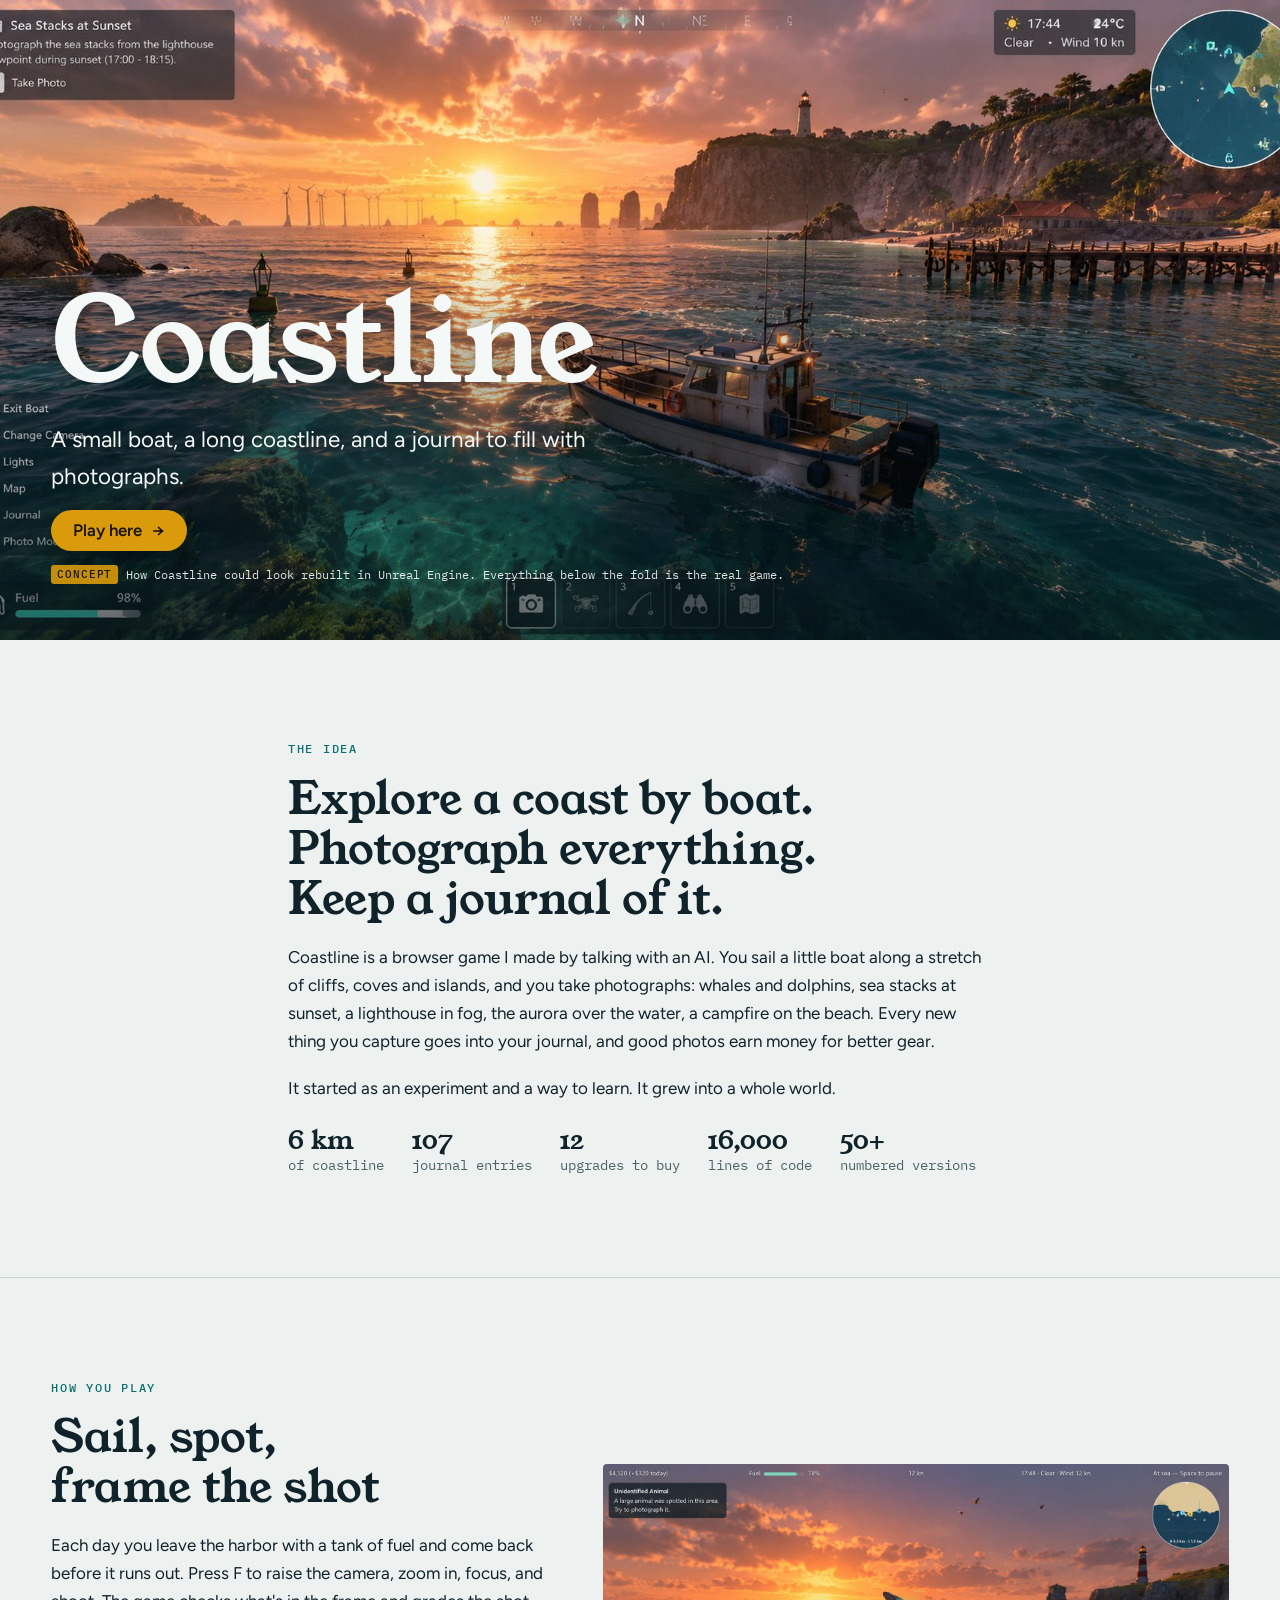
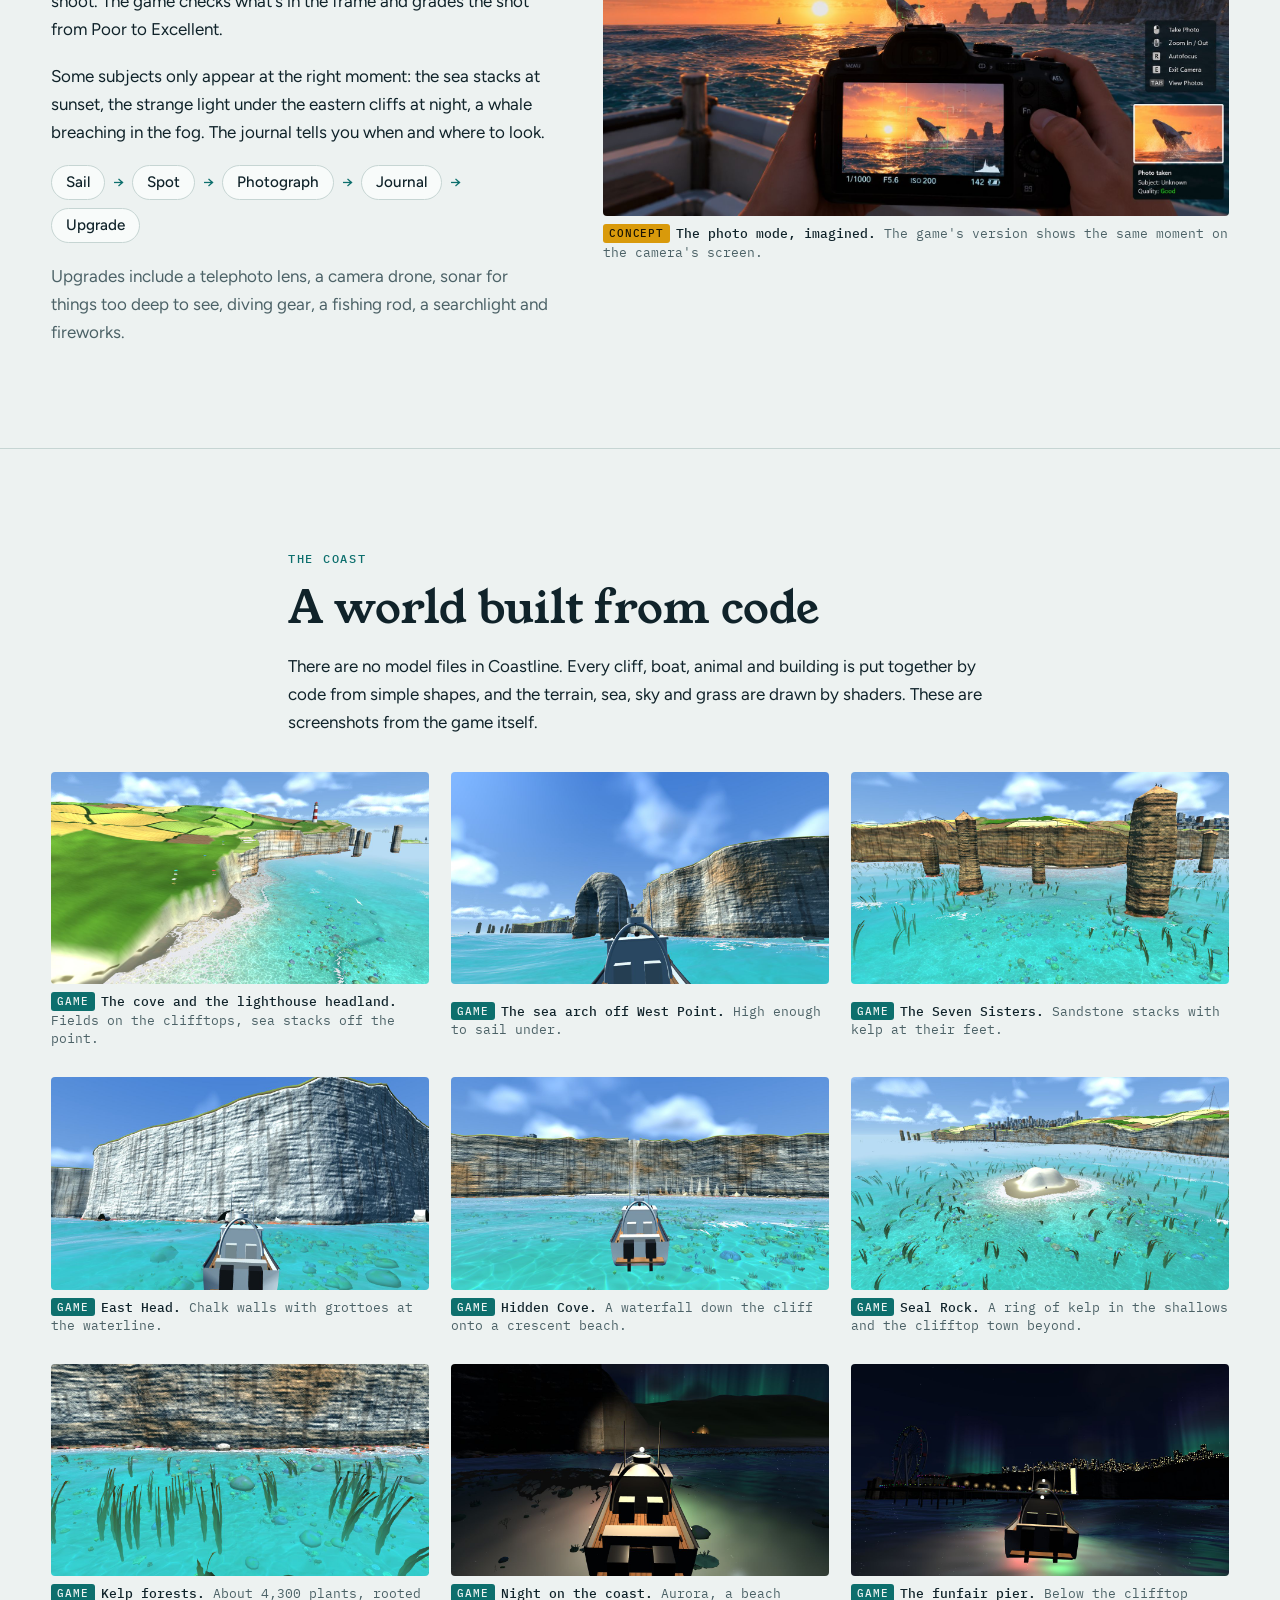
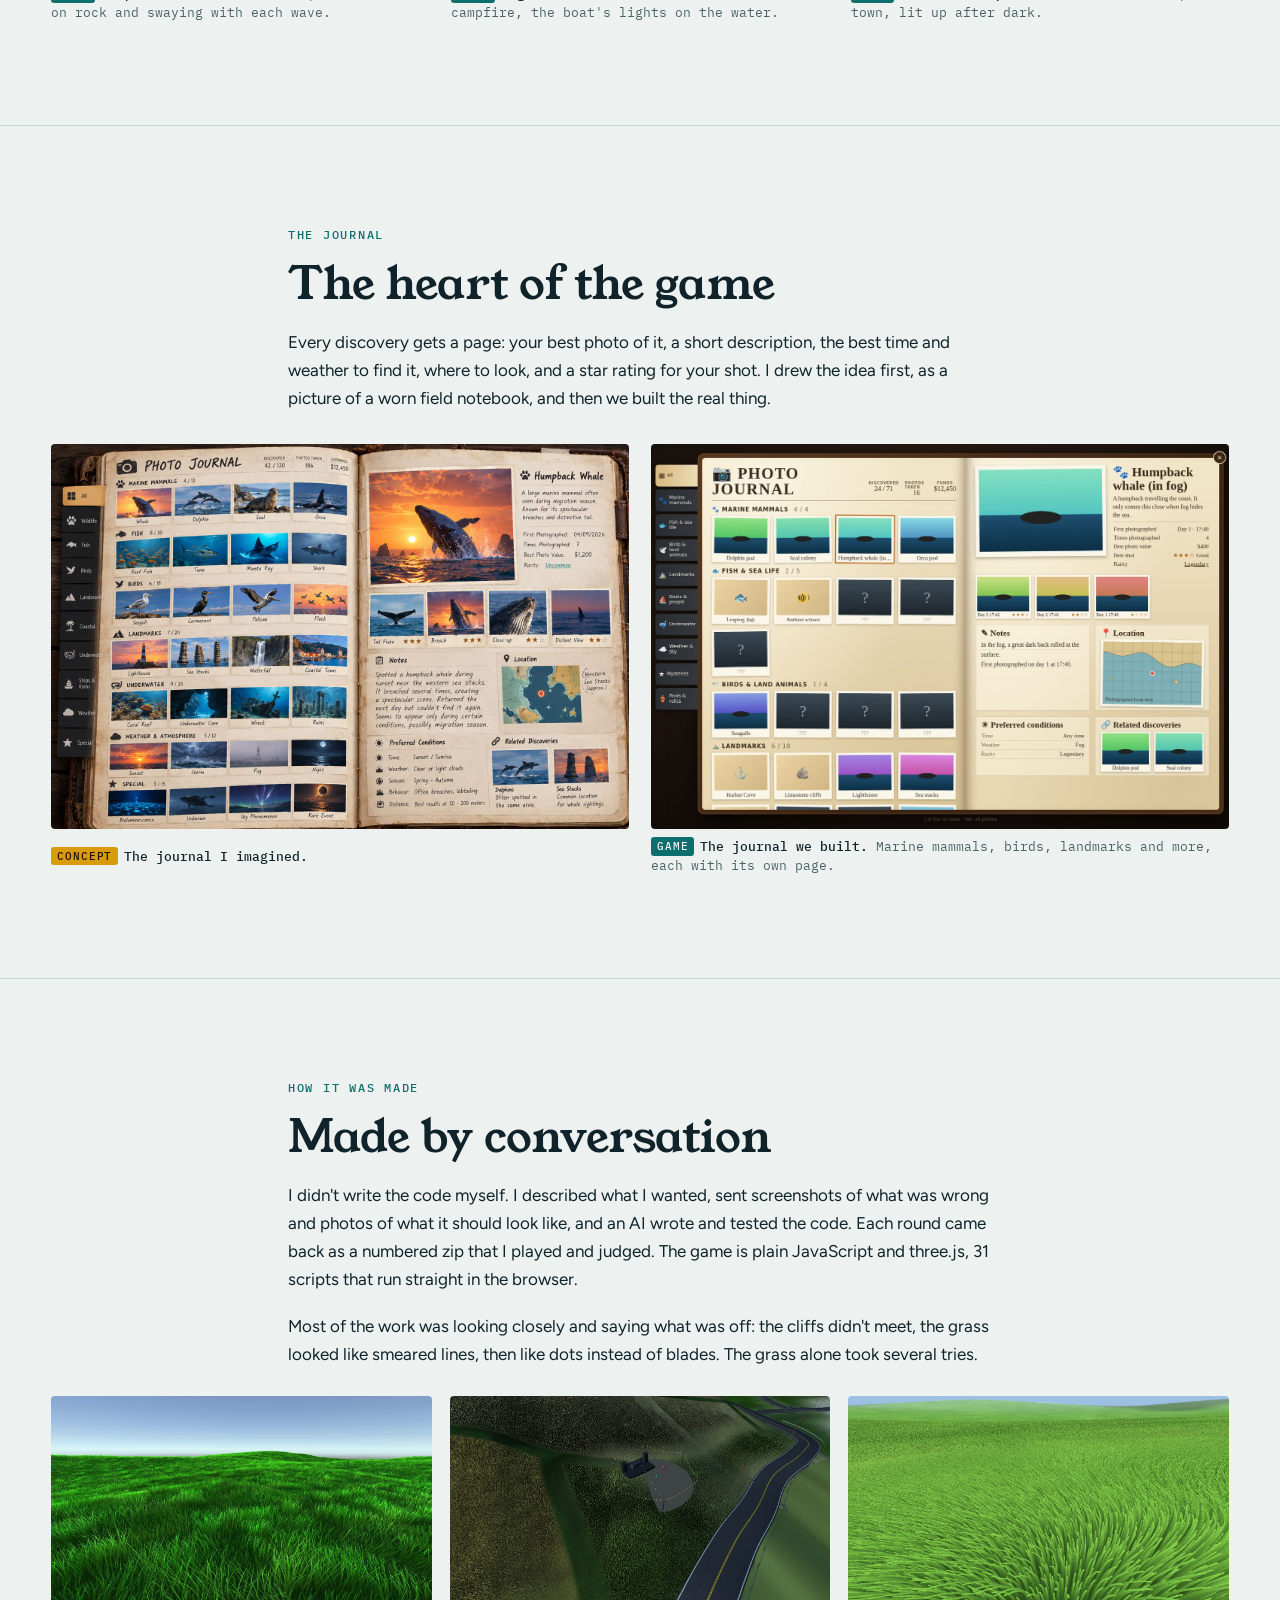
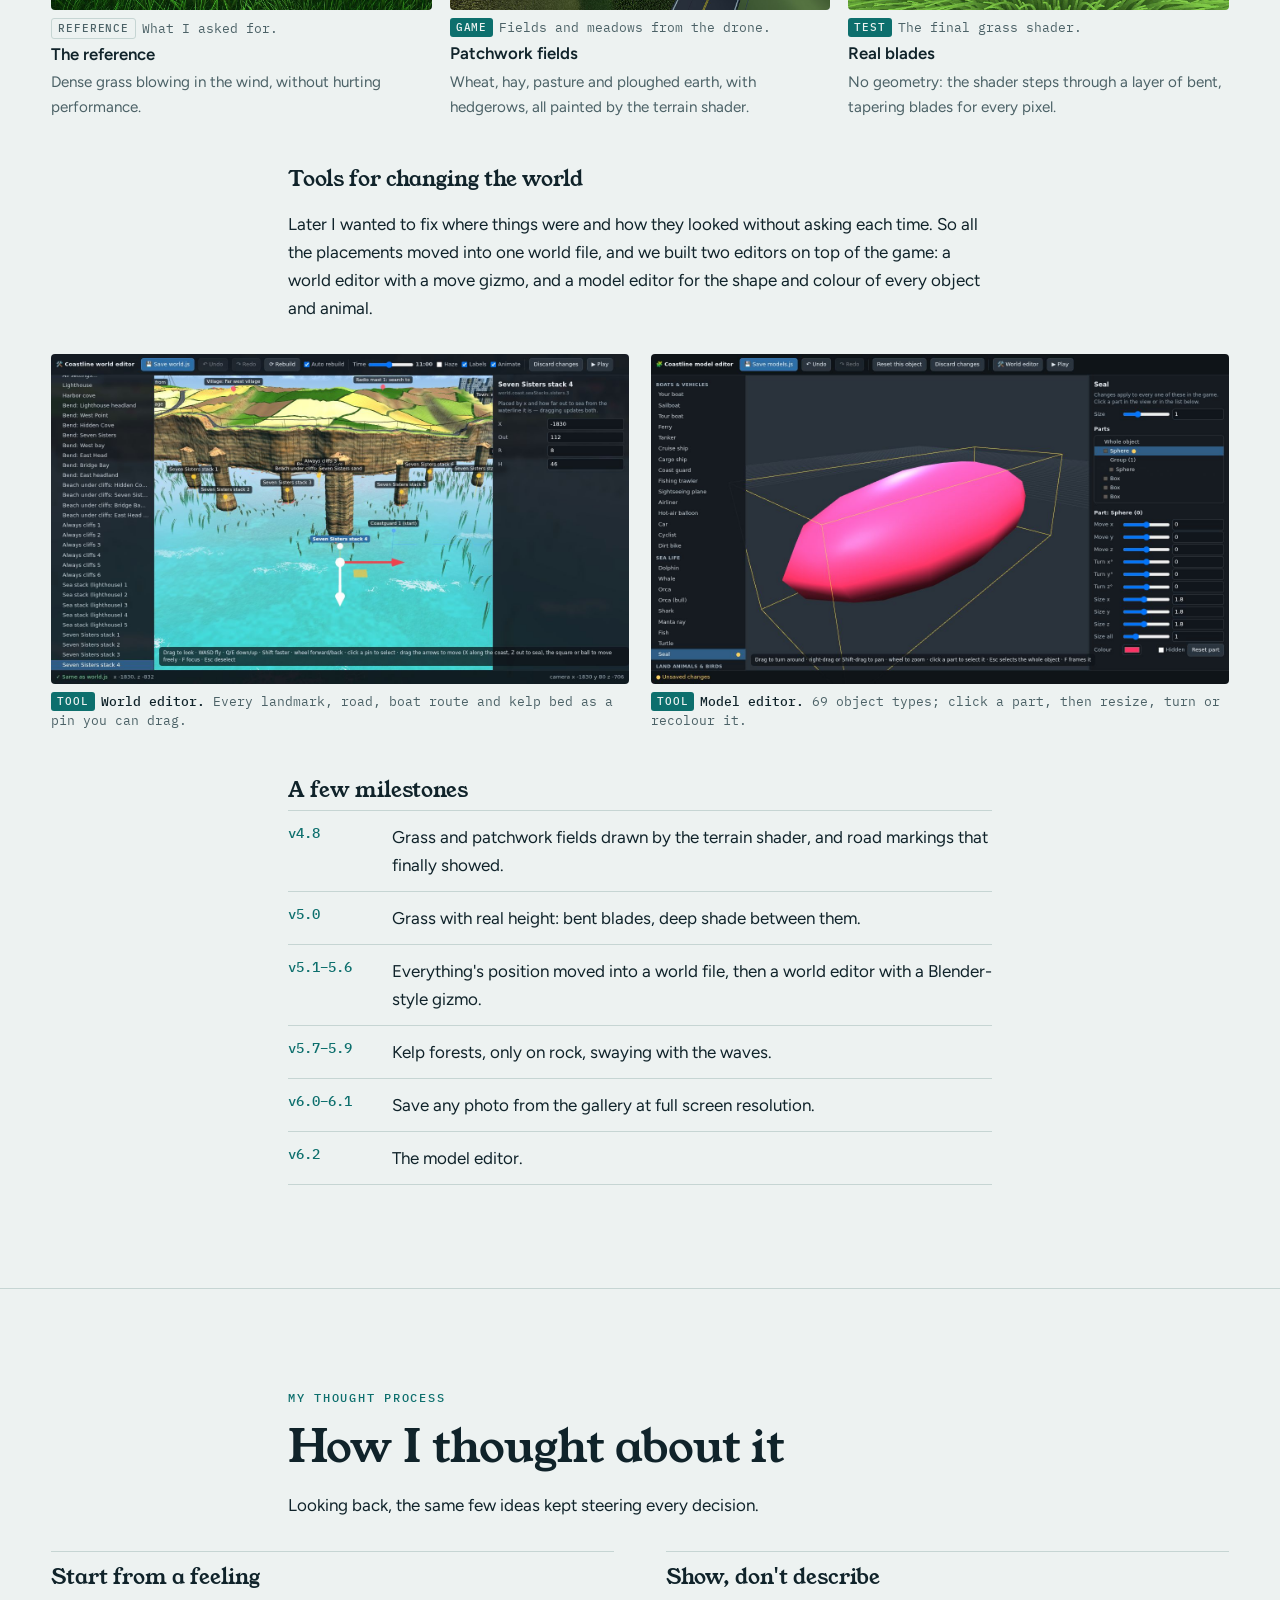
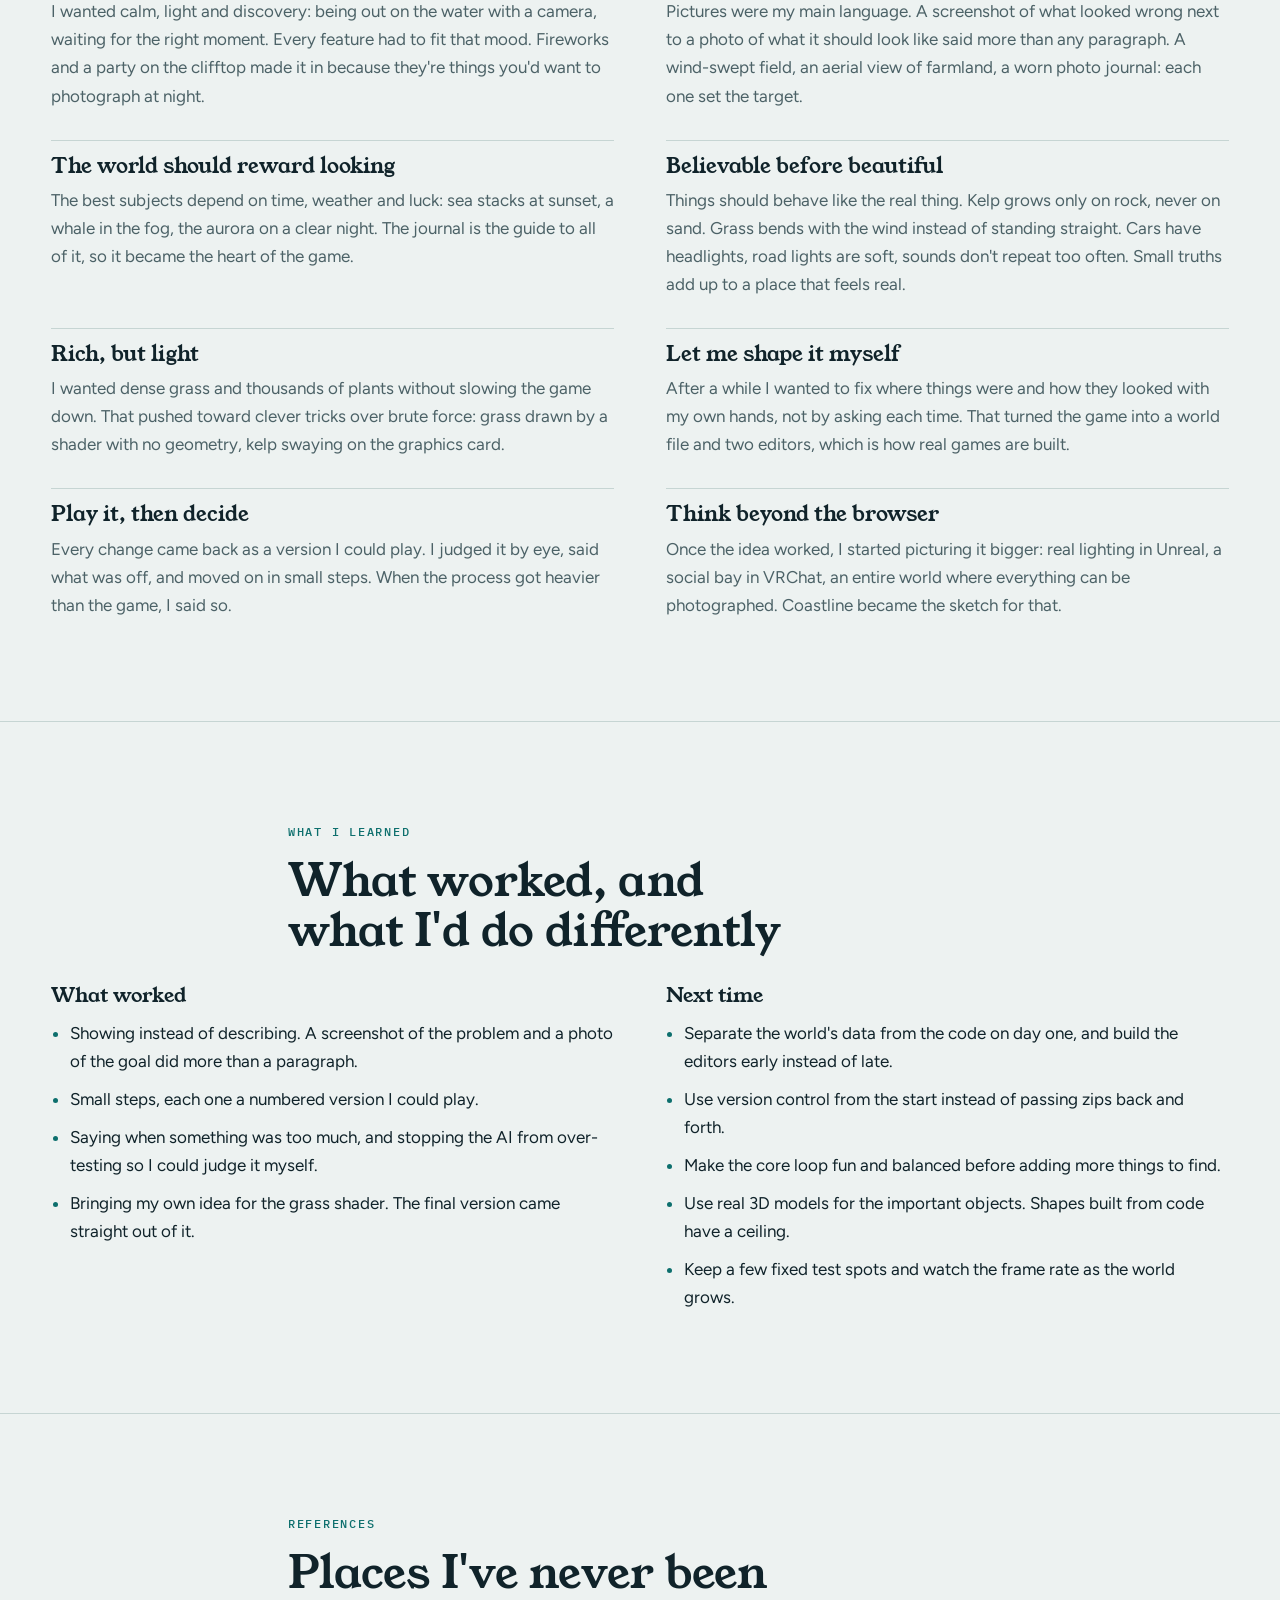
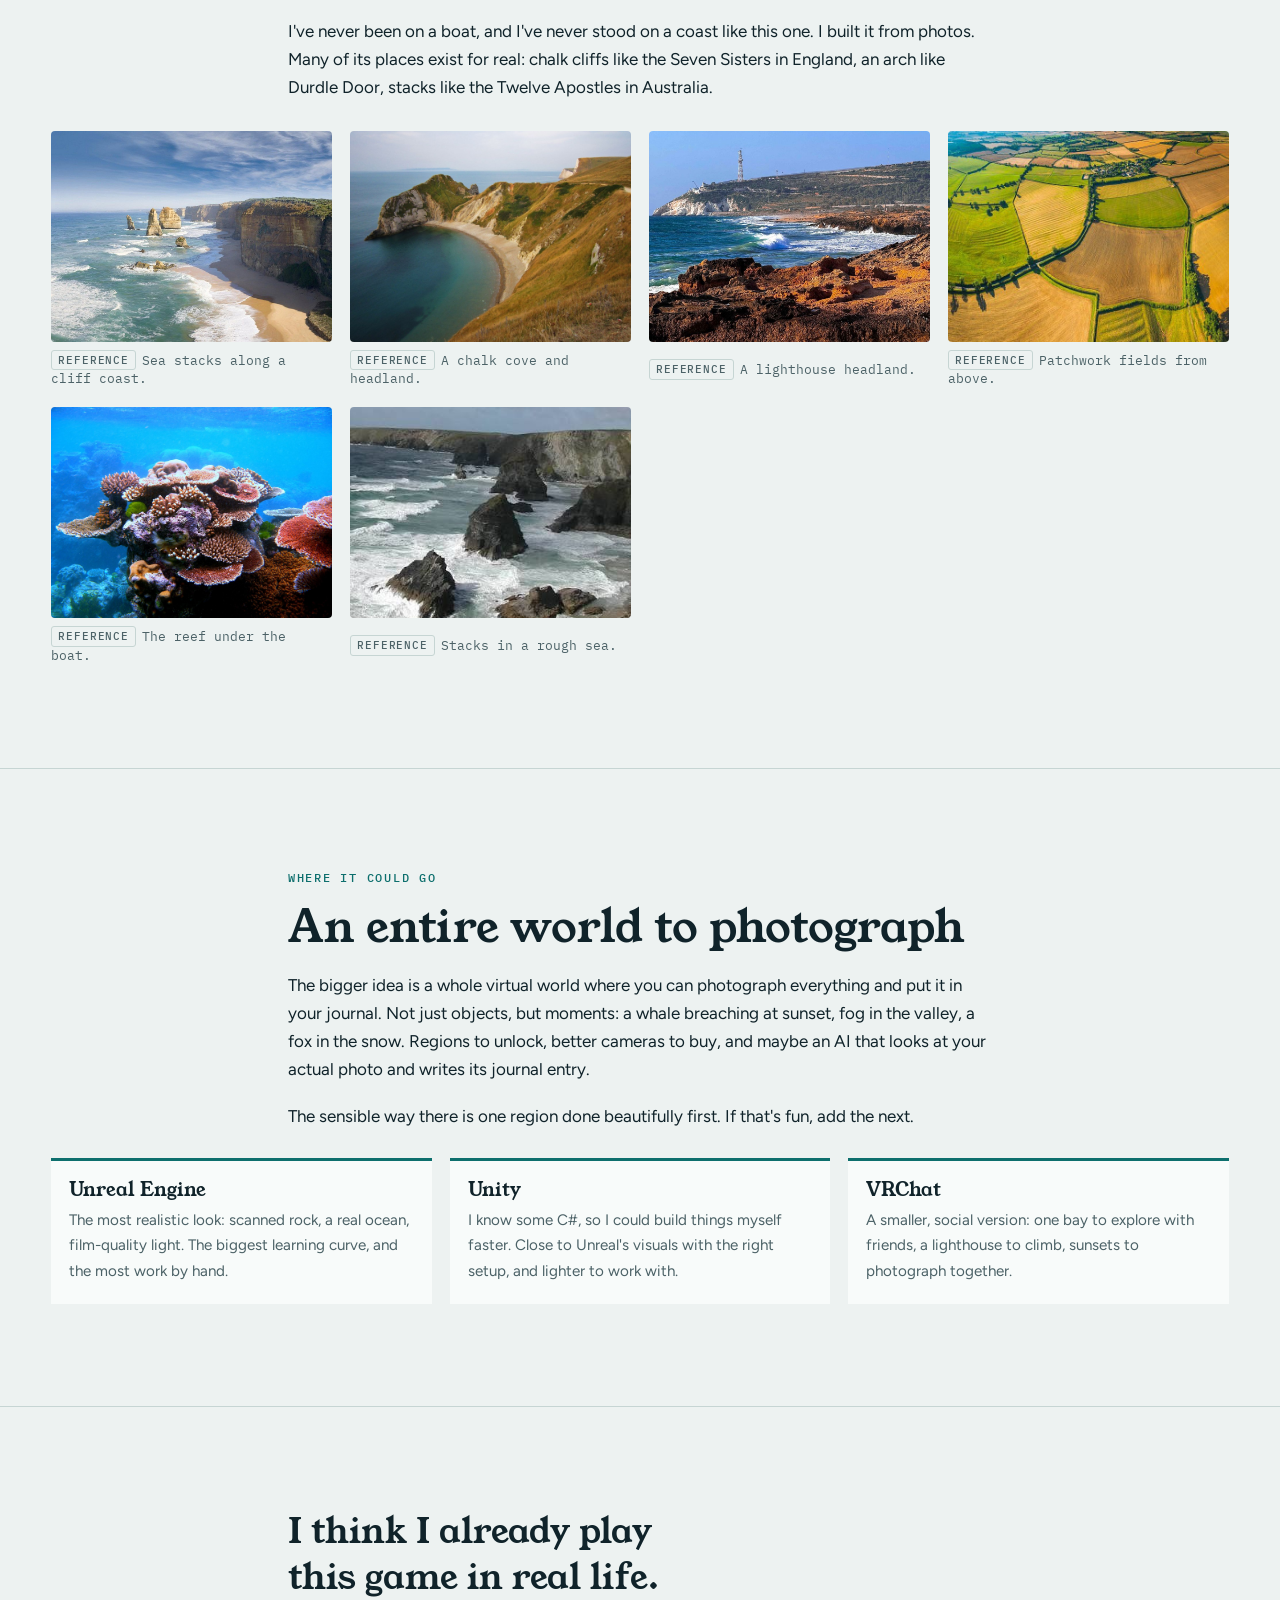
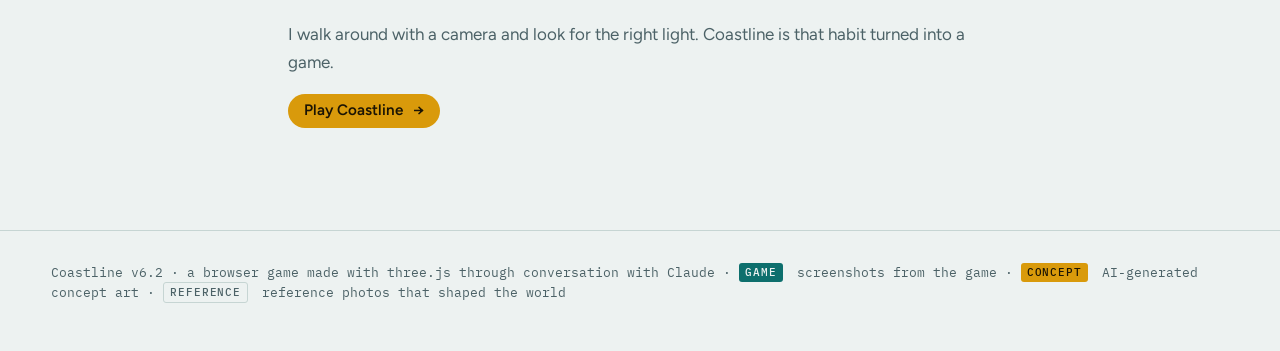
<file: about coastline 3/index.html>
<!doctype html><html><head><meta charset=utf8><meta name=viewport content="width=device-width,initial-scale=1,viewport-fit=cover"><style>:root{color-scheme:light;box-sizing:border-box;padding-top:env(safe-area-inset-top,0px);padding-bottom:env(safe-area-inset-bottom,0px)}html{scroll-padding-top:env(safe-area-inset-top,0px)}body{margin:0;padding:0;font:14px -apple-system,BlinkMacSystemFont,sans-serif;background:#faf9f5;color:#141413}img{max-width:100%}[hidden]:not([hidden=until-found i]){display:none!important}</style></head><body>
<title>Coastline</title>
<link rel="preconnect" href="https://fonts.googleapis.com">
<link rel="preconnect" href="https://fonts.gstatic.com" crossorigin>
<link rel="stylesheet" href="https://fonts.googleapis.com/css2?family=Young+Serif&family=Figtree:ital,wght@0,400;0,500;0,600;1,400&family=IBM+Plex+Mono:wght@400;500&display=swap">
<style>
  /* Layout: a skipper's log. Full-bleed photographs, a narrow column of running text,
     and every image captioned like a frame from the in-game camera. */
  :root {
    --bg: #edf2f1;        /* sea mist */
    --surface: #f8fbfa;
    --ink: #10232a;       /* deep water */
    --muted: #4c6267;
    --line: #c6d5d3;
    --sea: #0d6f6d;       /* sea glass */
    --buoy: #d99a0b;      /* channel-buoy yellow */
    --on-photo: #f4f8f7;
    --shade: rgba(6, 18, 22, 0.62);
    --display: "Young Serif", Georgia, "Times New Roman", serif;
    --body: "Figtree", "Segoe UI", system-ui, -apple-system, sans-serif;
    --mono: "IBM Plex Mono", ui-monospace, "SFMono-Regular", Menlo, monospace;
    --measure: 64ch;
  }
  @media (prefers-color-scheme: dark) {
    :root:not([data-theme="light"]) {
      --bg: #09161b; --surface: #0f2027; --ink: #e1eae9; --muted: #95a9ac; --line: #213940;
      --sea: #4fc2ba; --buoy: #f2c230; --shade: rgba(3, 10, 13, 0.7); color-scheme: dark;
    }
  }
  :root[data-theme="dark"] {
    --bg: #09161b; --surface: #0f2027; --ink: #e1eae9; --muted: #95a9ac; --line: #213940;
    --sea: #4fc2ba; --buoy: #f2c230; --shade: rgba(3, 10, 13, 0.7); color-scheme: dark;
  }

  * { box-sizing: border-box; }
  body { background: var(--bg); color: var(--ink); font: 400 1.0625rem/1.65 var(--body); }
  img { display: block; max-width: 100%; height: auto; }
  a { color: var(--sea); }
  h1, h2, h3 { font-family: var(--display); font-weight: 400; line-height: 1.12; text-wrap: balance; margin: 0; }
  h2 { font-size: clamp(1.9rem, 1.3rem + 2.2vw, 2.8rem); }
  h3 { font-size: 1.3rem; }
  p { margin: 0; }
  .wrap { padding-inline: max(16px, 4vw); }
  .col { max-width: var(--measure); margin-inline: auto; }
  .wide { max-width: 1180px; margin-inline: auto; }
  .eyebrow { font: 500 0.78rem/1 var(--mono); letter-spacing: 0.14em; text-transform: uppercase; color: var(--sea); }
  section { padding-block: clamp(56px, 8vw, 104px); }
  section + section { border-top: 1px solid var(--line); }
  .stack { display: grid; gap: 1.1em; }

  /* Captions stamped like the in-game camera card */
  figure { margin: 0; display: grid; gap: 8px; min-width: 0; }
  figure img { border-radius: 4px; width: 100%; }
  figcaption { font: 400 0.8rem/1.45 var(--mono); color: var(--muted); }
  figcaption b { font-weight: 500; color: var(--ink); }
  .tag { display: inline-block; font: 500 0.68rem/1 var(--mono); letter-spacing: 0.08em; text-transform: uppercase; padding: 4px 6px; border-radius: 3px; margin-right: 6px; vertical-align: 1px; }
  .tag.game { background: var(--sea); color: var(--bg); }
  .tag.concept { background: var(--buoy); color: #1b1404; }
  .tag.ref { border: 1px solid var(--line); color: var(--muted); }

  /* Hero */
  .hero { position: relative; color: var(--on-photo); padding: 0; border: 0; }
  .hero img { width: 100%; height: min(78vw, 640px); object-fit: cover; border-radius: 0; }
  .hero .over { position: absolute; inset: 0; display: flex; flex-direction: column; justify-content: flex-end; gap: 14px;
    padding: 0 max(16px, 4vw) clamp(24px, 5vw, 56px); background: linear-gradient(to top, var(--shade) 0%, rgba(0,0,0,0) 62%); }
  .hero h1 { font-size: clamp(3.2rem, 1.8rem + 7vw, 7.5rem); letter-spacing: -0.01em; text-shadow: 0 2px 24px rgba(0,0,0,0.35); }
  .hero .lede { font-size: clamp(1.05rem, 0.95rem + 0.6vw, 1.4rem); max-width: 40ch; text-shadow: 0 1px 12px rgba(0,0,0,0.45); }
  .hero .stamp { font: 400 0.78rem/1.4 var(--mono); opacity: 0.9; }
  .hero .stamp .tag { margin-right: 8px; }

  /* Spec strip */
  .spec { display: flex; flex-wrap: wrap; gap: 10px 28px; padding-top: 6px; font: 400 0.85rem/1.5 var(--mono); color: var(--muted); }
  .spec span b { display: block; font: 400 1.6rem/1.1 var(--display); color: var(--ink); }

  /* The loop */
  .loop { display: flex; flex-wrap: wrap; align-items: center; gap: 8px; font: 500 0.95rem/1 var(--body); }
  .loop span { padding: 9px 14px; border: 1px solid var(--line); border-radius: 999px; background: var(--surface); }
  .loop i { font-style: normal; color: var(--sea); }

  .split { display: grid; grid-template-columns: minmax(0, 1fr) minmax(0, 1.25fr); gap: clamp(24px, 4vw, 56px); align-items: center; }
  .split.flip { grid-template-columns: minmax(0, 1.25fr) minmax(0, 1fr); }
  @media (max-width: 820px) { .split, .split.flip { grid-template-columns: minmax(0, 1fr); } }

  /* Coast gallery */
  .gallery { display: grid; grid-template-columns: repeat(auto-fill, minmax(min(100%, 340px), 1fr)); gap: 28px 22px; margin-top: 36px; }
  .pair { display: grid; grid-template-columns: minmax(0, 1fr) minmax(0, 1fr); gap: 22px; margin-top: 32px; }
  @media (max-width: 700px) { .pair { grid-template-columns: minmax(0, 1fr); } }

  /* Milestones: a real sequence, so they're listed in order */
  .log { list-style: none; margin: 8px 0 0; padding: 0; display: grid; gap: 0; }
  .log li { display: grid; grid-template-columns: 5.5rem minmax(0, 1fr); gap: 16px; padding: 12px 0; border-bottom: 1px solid var(--line); }
  .log li:first-child { border-top: 1px solid var(--line); }
  .log .v { font: 500 0.85rem/1.6 var(--mono); color: var(--sea); font-variant-numeric: tabular-nums; }

  .story { display: grid; grid-template-columns: repeat(3, minmax(0, 1fr)); gap: 18px; margin-top: 28px; }
  @media (max-width: 760px) { .story { grid-template-columns: minmax(0, 1fr); } }
  .story .step { display: grid; gap: 6px; }
  .story .step h3 { font-size: 1.05rem; font-family: var(--body); font-weight: 600; }
  .story .step p { color: var(--muted); font-size: 0.95rem; }

  .lessons { display: grid; grid-template-columns: minmax(0, 1fr) minmax(0, 1fr); gap: clamp(24px, 4vw, 56px); margin-top: 28px; }
  @media (max-width: 760px) { .lessons { grid-template-columns: minmax(0, 1fr); } }
  .lessons ul { margin: 12px 0 0; padding-left: 1.1em; display: grid; gap: 10px; }
  .lessons li::marker { color: var(--sea); }
  .lessons h3 { font-size: 1.25rem; }

  .refs { display: grid; grid-template-columns: repeat(auto-fill, minmax(min(100%, 230px), 1fr)); gap: 18px; margin-top: 30px; }
  .refs img { aspect-ratio: 4 / 3; object-fit: cover; }

  .paths { display: grid; grid-template-columns: repeat(3, minmax(0, 1fr)); gap: 18px; margin-top: 28px; }
  @media (max-width: 820px) { .paths { grid-template-columns: minmax(0, 1fr); } }
  .paths div { padding: 18px 18px 20px; border-top: 3px solid var(--sea); background: var(--surface); display: grid; gap: 8px; align-content: start; }
  .paths div h3 { font-size: 1.2rem; }
  .paths div p { color: var(--muted); font-size: 0.95rem; }

  .play { display: inline-flex; align-items: center; gap: 10px; padding: 12px 22px; border-radius: 999px; background: var(--buoy); color: #1b1404;
    font: 600 1.05rem/1 var(--body); text-decoration: none; box-shadow: 0 6px 24px rgba(0, 0, 0, 0.3); transition: transform 0.15s ease; }
  .play:hover { transform: translateY(-1px); }
  @media (prefers-reduced-motion: reduce) { .play { transition: none; } }
  .play.small { padding: 9px 16px; font-size: 0.95rem; box-shadow: none; }

  /* Ideas: two columns of short principles */
  .ideas { display: grid; grid-template-columns: repeat(2, minmax(0, 1fr)); gap: 30px clamp(24px, 4vw, 56px); margin-top: 32px; }
  @media (max-width: 760px) { .ideas { grid-template-columns: minmax(0, 1fr); } }
  .ideas div { display: grid; gap: 8px; align-content: start; padding-top: 14px; border-top: 1px solid var(--line); }
  .ideas h3 { font-size: 1.3rem; }
  .ideas p { color: var(--muted); }
  .closing { text-align: left; }
  .closing blockquote { margin: 0; font: 400 clamp(1.5rem, 1.1rem + 1.6vw, 2.2rem)/1.3 var(--display); text-wrap: balance; }
  .muted { color: var(--muted); }
  footer { padding-block: 32px 48px; font: 400 0.8rem/1.5 var(--mono); color: var(--muted); border-top: 1px solid var(--line); }
  :focus-visible { outline: 2px solid var(--buoy); outline-offset: 3px; }
</style>

<header class="hero">
  <img src="img/concept-unreal.jpg" alt="Concept art: a small fishing boat at sunset off a lighthouse headland with sea stacks, a wind farm on the horizon and a wooden pier, with Coastline's game HUD overlaid">
  <div class="over">
    <h1>Coastline</h1>
    <p class="lede">A small boat, a long coastline, and a journal to fill with photographs.</p>
    <p><a class="play" href="https://nightspyz.github.io/boat/" target="_blank" rel="noopener">Play here <span aria-hidden="true">→</span></a></p>
    <p class="stamp"><span class="tag concept">Concept</span>How Coastline could look rebuilt in Unreal Engine. Everything below the fold is the real game.</p>
  </div>
</header>

<main>
  <section class="wrap">
    <div class="col stack">
      <p class="eyebrow">The idea</p>
      <h2>Explore a coast by boat. Photograph everything. Keep a journal of it.</h2>
      <p>Coastline is a browser game I made by talking with an AI. You sail a little boat along a stretch of cliffs, coves and islands, and you take photographs: whales and dolphins, sea stacks at sunset, a lighthouse in fog, the aurora over the water, a campfire on the beach. Every new thing you capture goes into your journal, and good photos earn money for better gear.</p>
      <p>It started as an experiment and a way to learn. It grew into a whole world.</p>
      <div class="spec" aria-label="Coastline in numbers">
        <span><b>6 km</b>of coastline</span>
        <span><b>107</b>journal entries</span>
        <span><b>12</b>upgrades to buy</span>
        <span><b>16,000</b>lines of code</span>
        <span><b>50+</b>numbered versions</span>
      </div>
    </div>
  </section>

  <section class="wrap">
    <div class="wide split">
      <div class="stack">
        <p class="eyebrow">How you play</p>
        <h2>Sail, spot, frame the shot</h2>
        <p>Each day you leave the harbor with a tank of fuel and come back before it runs out. Press F to raise the camera, zoom in, focus, and shoot. The game checks what's in the frame and grades the shot from Poor to Excellent.</p>
        <p>Some subjects only appear at the right moment: the sea stacks at sunset, the strange light under the eastern cliffs at night, a whale breaching in the fog. The journal tells you when and where to look.</p>
        <div class="loop" aria-label="The game loop">
          <span>Sail</span><i>→</i><span>Spot</span><i>→</i><span>Photograph</span><i>→</i><span>Journal</span><i>→</i><span>Upgrade</span>
        </div>
        <p class="muted">Upgrades include a telephoto lens, a camera drone, sonar for things too deep to see, diving gear, a fishing rod, a searchlight and fireworks.</p>
      </div>
      <figure>
        <img src="img/concept-camera.jpg" alt="Concept art: hands holding a camera on a boat, framing sea stacks and a lighthouse at sunset">
        <figcaption><span class="tag concept">Concept</span><b>The photo mode, imagined.</b> The game's version shows the same moment on the camera's screen.</figcaption>
      </figure>
    </div>
  </section>

  <section class="wrap">
    <div class="col stack">
      <p class="eyebrow">The coast</p>
      <h2>A world built from code</h2>
      <p>There are no model files in Coastline. Every cliff, boat, animal and building is put together by code from simple shapes, and the terrain, sea, sky and grass are drawn by shaders. These are screenshots from the game itself.</p>
    </div>
    <div class="wide gallery">
      <figure><img src="img/game-coast.jpg" alt="Wide view of the coast: chalk cliffs, patchwork fields, the lighthouse and sea stacks" loading="lazy"><figcaption><span class="tag game">Game</span><b>The cove and the lighthouse headland.</b> Fields on the clifftops, sea stacks off the point.</figcaption></figure>
      <figure><img src="img/game-arch.jpg" alt="A rock sea arch off cliffs, seen from the boat" loading="lazy"><figcaption><span class="tag game">Game</span><b>The sea arch off West Point.</b> High enough to sail under.</figcaption></figure>
      <figure><img src="img/game-sisters-kelp.jpg" alt="Tall rock pillars standing in turquoise water with kelp" loading="lazy"><figcaption><span class="tag game">Game</span><b>The Seven Sisters.</b> Sandstone stacks with kelp at their feet.</figcaption></figure>
      <figure><img src="img/game-grottoes.jpg" alt="White chalk cliffs rising from the sea" loading="lazy"><figcaption><span class="tag game">Game</span><b>East Head.</b> Chalk walls with grottoes at the waterline.</figcaption></figure>
      <figure><img src="img/game-waterfall.jpg" alt="A waterfall pouring down layered cliffs into a cove" loading="lazy"><figcaption><span class="tag game">Game</span><b>Hidden Cove.</b> A waterfall down the cliff onto a crescent beach.</figcaption></figure>
      <figure><img src="img/game-sealrock.jpg" alt="A small rocky island ringed by kelp, with the town and cliffs behind" loading="lazy"><figcaption><span class="tag game">Game</span><b>Seal Rock.</b> A ring of kelp in the shallows and the clifftop town beyond.</figcaption></figure>
      <figure><img src="img/game-kelp.jpg" alt="Kelp swaying under clear water below a cliff" loading="lazy"><figcaption><span class="tag game">Game</span><b>Kelp forests.</b> About 4,300 plants, rooted on rock and swaying with each wave.</figcaption></figure>
      <figure><img src="img/game-aurora-camp.jpg" alt="Night: green aurora over the sea, a campfire on the beach, the boat in the foreground" loading="lazy"><figcaption><span class="tag game">Game</span><b>Night on the coast.</b> Aurora, a beach campfire, the boat's lights on the water.</figcaption></figure>
      <figure><img src="img/game-pier-night.jpg" alt="A lit-up funfair pier with a Ferris wheel at night under the aurora" loading="lazy"><figcaption><span class="tag game">Game</span><b>The funfair pier.</b> Below the clifftop town, lit up after dark.</figcaption></figure>
    </div>
  </section>

  <section class="wrap">
    <div class="col stack">
      <p class="eyebrow">The journal</p>
      <h2>The heart of the game</h2>
      <p>Every discovery gets a page: your best photo of it, a short description, the best time and weather to find it, where to look, and a star rating for your shot. I drew the idea first, as a picture of a worn field notebook, and then we built the real thing.</p>
    </div>
    <div class="wide pair">
      <figure><img src="img/concept-journal.jpg" alt="Concept art: an open leather photo journal full of wildlife photos and notes" loading="lazy"><figcaption><span class="tag concept">Concept</span><b>The journal I imagined.</b></figcaption></figure>
      <figure><img src="img/game-journal.jpg" alt="The in-game photo journal: a book with categories of photos and a detail page for a humpback whale" loading="lazy"><figcaption><span class="tag game">Game</span><b>The journal we built.</b> Marine mammals, birds, landmarks and more, each with its own page.</figcaption></figure>
    </div>
  </section>

  <section class="wrap">
    <div class="col stack">
      <p class="eyebrow">How it was made</p>
      <h2>Made by conversation</h2>
      <p>I didn't write the code myself. I described what I wanted, sent screenshots of what was wrong and photos of what it should look like, and an AI wrote and tested the code. Each round came back as a numbered zip that I played and judged. The game is plain JavaScript and three.js, 31 scripts that run straight in the browser.</p>
      <p>Most of the work was looking closely and saying what was off: the cliffs didn't meet, the grass looked like smeared lines, then like dots instead of blades. The grass alone took several tries.</p>
    </div>
    <div class="wide story">
      <div class="step">
        <figure><img src="img/ref-grass.jpg" alt="Reference photo: dense green grass bending in the wind" loading="lazy"><figcaption><span class="tag ref">Reference</span>What I asked for.</figcaption></figure>
        <h3>The reference</h3>
        <p>Dense grass blowing in the wind, without hurting performance.</p>
      </div>
      <div class="step">
        <figure><img src="img/game-fields-drone.jpg" alt="Game screenshot: green and golden fields seen from the drone" loading="lazy"><figcaption><span class="tag game">Game</span>Fields and meadows from the drone.</figcaption></figure>
        <h3>Patchwork fields</h3>
        <p>Wheat, hay, pasture and ploughed earth, with hedgerows, all painted by the terrain shader.</p>
      </div>
      <div class="step">
        <figure><img src="img/game-grass.jpg" alt="Shader test: close-up of tall curved grass blades" loading="lazy"><figcaption><span class="tag game">Test</span>The final grass shader.</figcaption></figure>
        <h3>Real blades</h3>
        <p>No geometry: the shader steps through a layer of bent, tapering blades for every pixel.</p>
      </div>
    </div>
    <div class="col stack" style="margin-top: 48px">
      <h3>Tools for changing the world</h3>
      <p>Later I wanted to fix where things were and how they looked without asking each time. So all the placements moved into one world file, and we built two editors on top of the game: a world editor with a move gizmo, and a model editor for the shape and colour of every object and animal.</p>
    </div>
    <div class="wide pair">
      <figure><img src="img/tool-world-editor.jpg" alt="The world editor: a list of everything in the world, a 3D view with a move gizmo on a sea stack, and a settings panel" loading="lazy"><figcaption><span class="tag game">Tool</span><b>World editor.</b> Every landmark, road, boat route and kelp bed as a pin you can drag.</figcaption></figure>
      <figure><img src="img/tool-model-editor.jpg" alt="The model editor showing a seal's body part selected and recoloured pink" loading="lazy"><figcaption><span class="tag game">Tool</span><b>Model editor.</b> 69 object types; click a part, then resize, turn or recolour it.</figcaption></figure>
    </div>
    <div class="col" style="margin-top: 48px">
      <h3>A few milestones</h3>
      <ol class="log">
        <li><span class="v">v4.8</span><span>Grass and patchwork fields drawn by the terrain shader, and road markings that finally showed.</span></li>
        <li><span class="v">v5.0</span><span>Grass with real height: bent blades, deep shade between them.</span></li>
        <li><span class="v">v5.1–5.6</span><span>Everything's position moved into a world file, then a world editor with a Blender-style gizmo.</span></li>
        <li><span class="v">v5.7–5.9</span><span>Kelp forests, only on rock, swaying with the waves.</span></li>
        <li><span class="v">v6.0–6.1</span><span>Save any photo from the gallery at full screen resolution.</span></li>
        <li><span class="v">v6.2</span><span>The model editor.</span></li>
      </ol>
    </div>
  </section>

  <section class="wrap">
    <div class="col stack">
      <p class="eyebrow">My thought process</p>
      <h2>How I thought about it</h2>
      <p>Looking back, the same few ideas kept steering every decision.</p>
    </div>
    <div class="wide ideas">
      <div><h3>Start from a feeling</h3><p>I wanted calm, light and discovery: being out on the water with a camera, waiting for the right moment. Every feature had to fit that mood. Fireworks and a party on the clifftop made it in because they're things you'd want to photograph at night.</p></div>
      <div><h3>Show, don't describe</h3><p>Pictures were my main language. A screenshot of what looked wrong next to a photo of what it should look like said more than any paragraph. A wind-swept field, an aerial view of farmland, a worn photo journal: each one set the target.</p></div>
      <div><h3>The world should reward looking</h3><p>The best subjects depend on time, weather and luck: sea stacks at sunset, a whale in the fog, the aurora on a clear night. The journal is the guide to all of it, so it became the heart of the game.</p></div>
      <div><h3>Believable before beautiful</h3><p>Things should behave like the real thing. Kelp grows only on rock, never on sand. Grass bends with the wind instead of standing straight. Cars have headlights, road lights are soft, sounds don't repeat too often. Small truths add up to a place that feels real.</p></div>
      <div><h3>Rich, but light</h3><p>I wanted dense grass and thousands of plants without slowing the game down. That pushed toward clever tricks over brute force: grass drawn by a shader with no geometry, kelp swaying on the graphics card.</p></div>
      <div><h3>Let me shape it myself</h3><p>After a while I wanted to fix where things were and how they looked with my own hands, not by asking each time. That turned the game into a world file and two editors, which is how real games are built.</p></div>
      <div><h3>Play it, then decide</h3><p>Every change came back as a version I could play. I judged it by eye, said what was off, and moved on in small steps. When the process got heavier than the game, I said so.</p></div>
      <div><h3>Think beyond the browser</h3><p>Once the idea worked, I started picturing it bigger: real lighting in Unreal, a social bay in VRChat, an entire world where everything can be photographed. Coastline became the sketch for that.</p></div>
    </div>
  </section>

  <section class="wrap">
    <div class="col stack">
      <p class="eyebrow">What I learned</p>
      <h2>What worked, and what I'd do differently</h2>
    </div>
    <div class="wide lessons">
      <div>
        <h3>What worked</h3>
        <ul>
          <li>Showing instead of describing. A screenshot of the problem and a photo of the goal did more than a paragraph.</li>
          <li>Small steps, each one a numbered version I could play.</li>
          <li>Saying when something was too much, and stopping the AI from over-testing so I could judge it myself.</li>
          <li>Bringing my own idea for the grass shader. The final version came straight out of it.</li>
        </ul>
      </div>
      <div>
        <h3>Next time</h3>
        <ul>
          <li>Separate the world's data from the code on day one, and build the editors early instead of late.</li>
          <li>Use version control from the start instead of passing zips back and forth.</li>
          <li>Make the core loop fun and balanced before adding more things to find.</li>
          <li>Use real 3D models for the important objects. Shapes built from code have a ceiling.</li>
          <li>Keep a few fixed test spots and watch the frame rate as the world grows.</li>
        </ul>
      </div>
    </div>
  </section>

  <section class="wrap">
    <div class="col stack">
      <p class="eyebrow">References</p>
      <h2>Places I've never been</h2>
      <p>I've never been on a boat, and I've never stood on a coast like this one. I built it from photos. Many of its places exist for real: chalk cliffs like the Seven Sisters in England, an arch like Durdle Door, stacks like the Twelve Apostles in Australia.</p>
    </div>
    <div class="wide refs">
      <figure><img src="img/ref-apostles.jpg" alt="Reference photo: limestone sea stacks off golden cliffs" loading="lazy"><figcaption><span class="tag ref">Reference</span>Sea stacks along a cliff coast.</figcaption></figure>
      <figure><img src="img/ref-durdle.jpg" alt="Reference photo: a curved cove under green cliffs with a white chalk headland" loading="lazy"><figcaption><span class="tag ref">Reference</span>A chalk cove and headland.</figcaption></figure>
      <figure><img src="img/ref-headland.jpg" alt="Reference photo: a lighthouse on a rocky headland" loading="lazy"><figcaption><span class="tag ref">Reference</span>A lighthouse headland.</figcaption></figure>
      <figure><img src="img/ref-fields.jpg" alt="Reference photo: aerial patchwork of green and golden fields" loading="lazy"><figcaption><span class="tag ref">Reference</span>Patchwork fields from above.</figcaption></figure>
      <figure><img src="img/ref-reef.jpg" alt="Reference photo: a colourful coral reef in clear blue water" loading="lazy"><figcaption><span class="tag ref">Reference</span>The reef under the boat.</figcaption></figure>
      <figure><img src="img/ref-stacks.jpg" alt="Reference photo: rocky stacks in rough grey sea below green cliffs" loading="lazy"><figcaption><span class="tag ref">Reference</span>Stacks in a rough sea.</figcaption></figure>
    </div>
  </section>

  <section class="wrap">
    <div class="col stack">
      <p class="eyebrow">Where it could go</p>
      <h2>An entire world to photograph</h2>
      <p>The bigger idea is a whole virtual world where you can photograph everything and put it in your journal. Not just objects, but moments: a whale breaching at sunset, fog in the valley, a fox in the snow. Regions to unlock, better cameras to buy, and maybe an AI that looks at your actual photo and writes its journal entry.</p>
      <p>The sensible way there is one region done beautifully first. If that's fun, add the next.</p>
    </div>
    <div class="wide paths">
      <div><h3>Unreal Engine</h3><p>The most realistic look: scanned rock, a real ocean, film-quality light. The biggest learning curve, and the most work by hand.</p></div>
      <div><h3>Unity</h3><p>I know some C#, so I could build things myself faster. Close to Unreal's visuals with the right setup, and lighter to work with.</p></div>
      <div><h3>VRChat</h3><p>A smaller, social version: one bay to explore with friends, a lighthouse to climb, sunsets to photograph together.</p></div>
    </div>
  </section>

  <section class="wrap closing">
    <div class="col stack">
      <blockquote>I think I already play this game in real life.</blockquote>
      <p class="muted">I walk around with a camera and look for the right light. Coastline is that habit turned into a game.</p>
      <p><a class="play small" href="https://nightspyz.github.io/boat/" target="_blank" rel="noopener">Play Coastline <span aria-hidden="true">→</span></a></p>
    </div>
  </section>
</main>

<footer class="wrap">
  <div class="wide">Coastline v6.2 · a browser game made with three.js through conversation with Claude · <span class="tag game">Game</span> screenshots from the game · <span class="tag concept">Concept</span> AI-generated concept art · <span class="tag ref">Reference</span> reference photos that shaped the world</div>
</footer>

</body></html>
</file>
